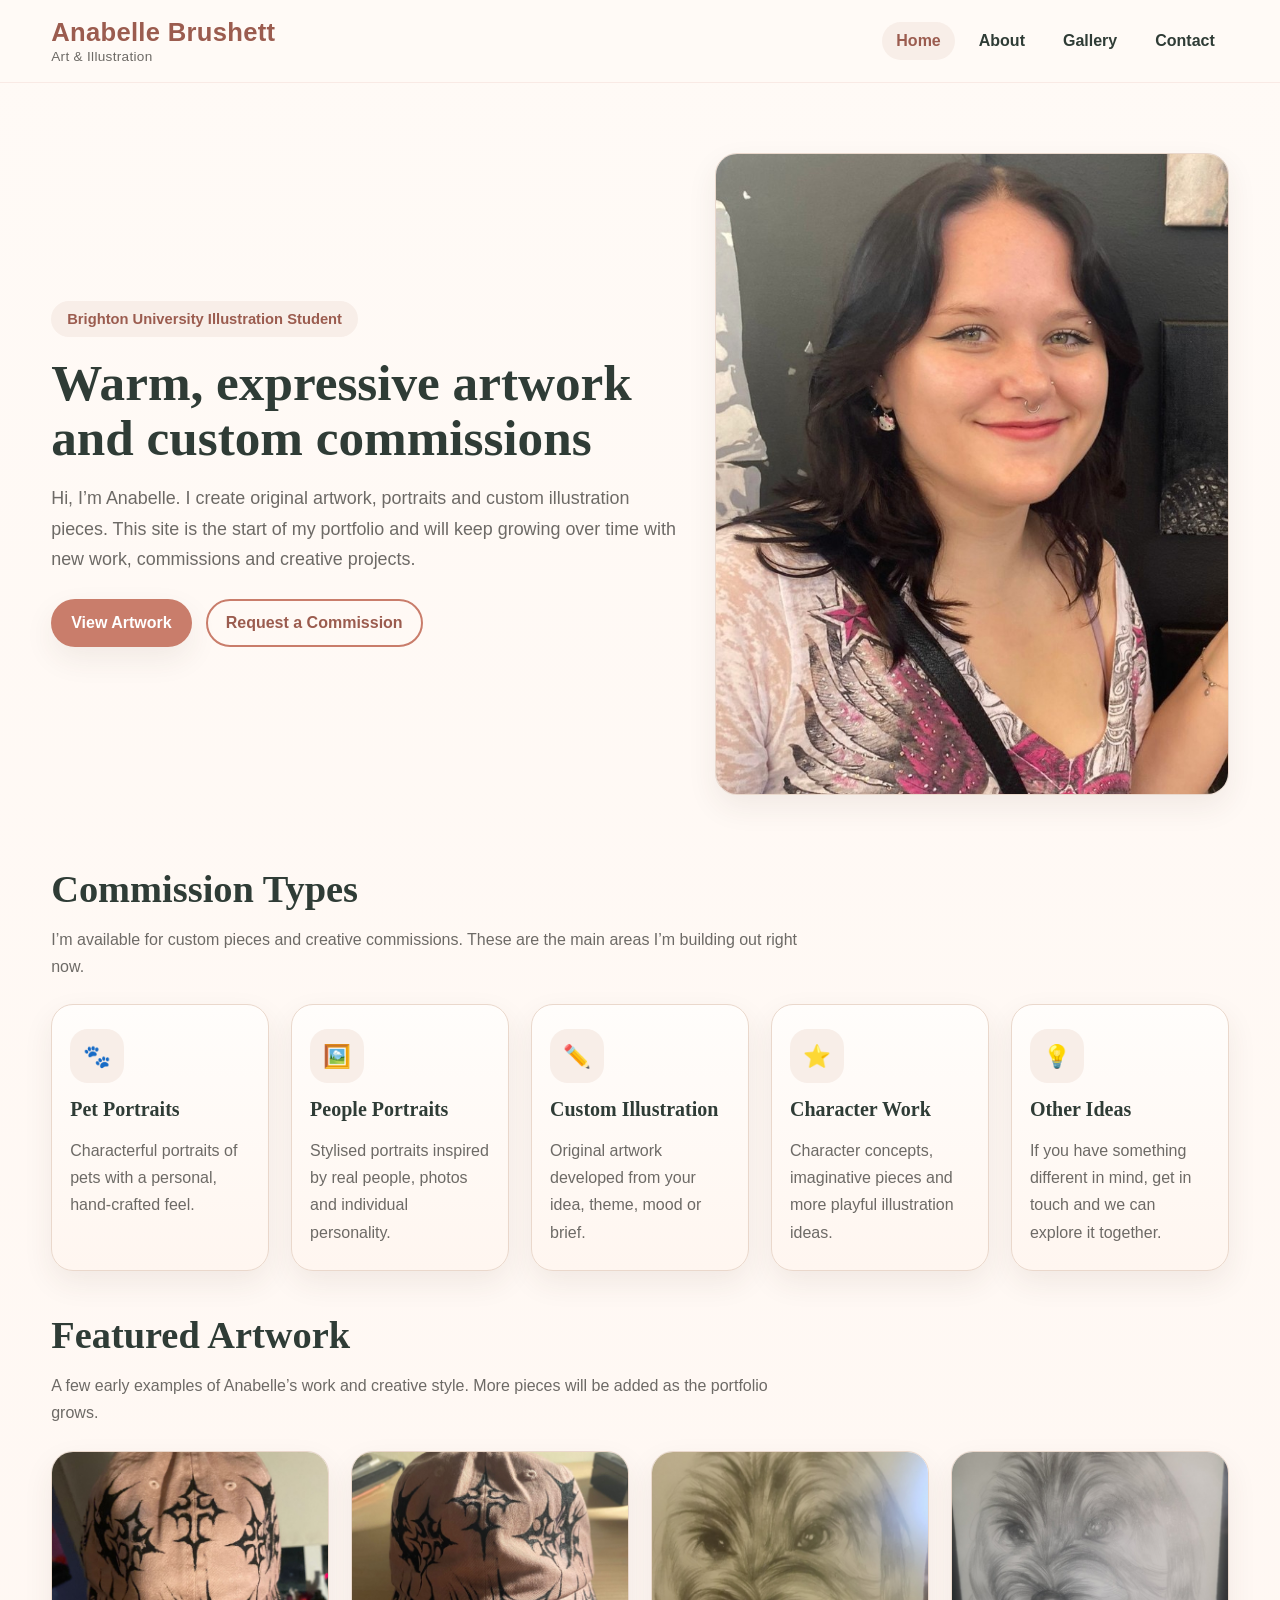
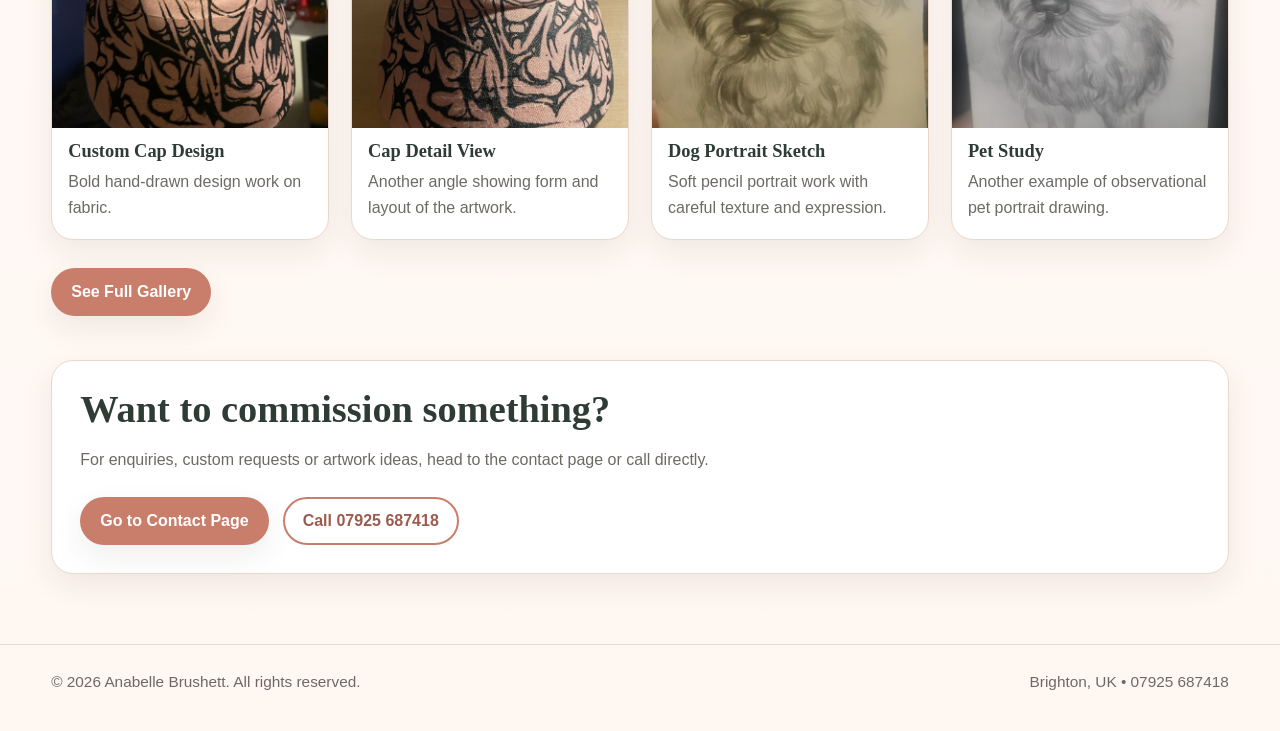
<file: index.html>
<!DOCTYPE html>
<html lang="en">
<head>
  <meta charset="UTF-8" />
  <meta name="viewport" content="width=device-width, initial-scale=1.0" />
  <title>Anabelle Brushett | Art & Illustration</title>
  <meta name="description" content="Art and illustration by Anabelle Brushett. Pet portraits, people portraits, custom illustrations and commissioned artwork." />
  <link rel="stylesheet" href="style.css" />
</head>
<body>
  <header class="site-header">
    <div class="container nav-wrap">
      <a class="brand" href="index.html">
        Anabelle Brushett
        <span>Art & Illustration</span>
      </a>

      <nav class="nav">
        <a class="active" href="index.html">Home</a>
        <a href="about.html">About</a>
        <a href="gallery.html">Gallery</a>
        <a href="contact.html">Contact</a>
      </nav>
    </div>
  </header>

  <main>
    <section class="hero">
      <div class="container hero-grid">
        <div>
          <div class="tag">Brighton University Illustration Student</div>
          <h1>Warm, expressive artwork and custom commissions</h1>
          <p class="lead">
            Hi, I’m Anabelle. I create original artwork, portraits and custom illustration pieces.
            This site is the start of my portfolio and will keep growing over time with new work,
            commissions and creative projects.
          </p>

          <div class="hero-actions">
            <a class="btn btn-primary" href="gallery.html">View Artwork</a>
            <a class="btn btn-secondary" href="contact.html">Request a Commission</a>
          </div>
        </div>

        <div class="hero-card">
          <img src="images/anabelle.jpg" alt="Photo of Anabelle Brushett" />
        </div>
      </div>
    </section>

    <section class="section">
      <div class="container">
        <h2>Commission Types</h2>
        <p class="section-intro">
          I’m available for custom pieces and creative commissions. These are the main areas I’m building out right now.
        </p>

        <div class="commission-grid">
          <article class="card">
            <div class="card-icon">🐾</div>
            <h3>Pet Portraits</h3>
            <p>Characterful portraits of pets with a personal, hand-crafted feel.</p>
          </article>

          <article class="card">
            <div class="card-icon">🖼️</div>
            <h3>People Portraits</h3>
            <p>Stylised portraits inspired by real people, photos and individual personality.</p>
          </article>

          <article class="card">
            <div class="card-icon">✏️</div>
            <h3>Custom Illustration</h3>
            <p>Original artwork developed from your idea, theme, mood or brief.</p>
          </article>

          <article class="card">
            <div class="card-icon">⭐</div>
            <h3>Character Work</h3>
            <p>Character concepts, imaginative pieces and more playful illustration ideas.</p>
          </article>

          <article class="card">
            <div class="card-icon">💡</div>
            <h3>Other Ideas</h3>
            <p>If you have something different in mind, get in touch and we can explore it together.</p>
          </article>
        </div>
      </div>
    </section>

    <section class="section">
      <div class="container">
        <h2>Featured Artwork</h2>
        <p class="section-intro">
          A few early examples of Anabelle’s work and creative style. More pieces will be added as the portfolio grows.
        </p>

        <div class="feature-grid">
          <article class="gallery-card">
            <img src="images/art-cap-1.jpg" alt="Custom illustrated cap design by Anabelle" />
            <div class="caption">
              <h3>Custom Cap Design</h3>
              <p>Bold hand-drawn design work on fabric.</p>
            </div>
          </article>

          <article class="gallery-card">
            <img src="images/art-cap-2.jpg" alt="Second view of custom illustrated cap design" />
            <div class="caption">
              <h3>Cap Detail View</h3>
              <p>Another angle showing form and layout of the artwork.</p>
            </div>
          </article>

          <article class="gallery-card">
            <img src="images/dog-sketch-1.jpg" alt="Dog portrait sketch by Anabelle" />
            <div class="caption">
              <h3>Dog Portrait Sketch</h3>
              <p>Soft pencil portrait work with careful texture and expression.</p>
            </div>
          </article>

          <article class="gallery-card">
            <img src="images/dog-sketch-2.jpg" alt="Second dog portrait sketch by Anabelle" />
            <div class="caption">
              <h3>Pet Study</h3>
              <p>Another example of observational pet portrait drawing.</p>
            </div>
          </article>
        </div>

        <div class="hero-actions" style="margin-top: 28px;">
          <a class="btn btn-primary" href="gallery.html">See Full Gallery</a>
        </div>
      </div>
    </section>

    <section class="section">
      <div class="container panel">
        <h2>Want to commission something?</h2>
        <p>
          For enquiries, custom requests or artwork ideas, head to the contact page or call directly.
        </p>
        <div class="hero-actions">
          <a class="btn btn-primary" href="contact.html">Go to Contact Page</a>
          <a class="btn btn-secondary" href="tel:+447925687418">Call 07925 687418</a>
        </div>
      </div>
    </section>
  </main>

  <footer class="footer">
    <div class="container footer-inner">
      <div class="small">© 2026 Anabelle Brushett. All rights reserved.</div>
      <div class="small">Brighton, UK • 07925 687418</div>
    </div>
  </footer>
</body>
</html>
</file>
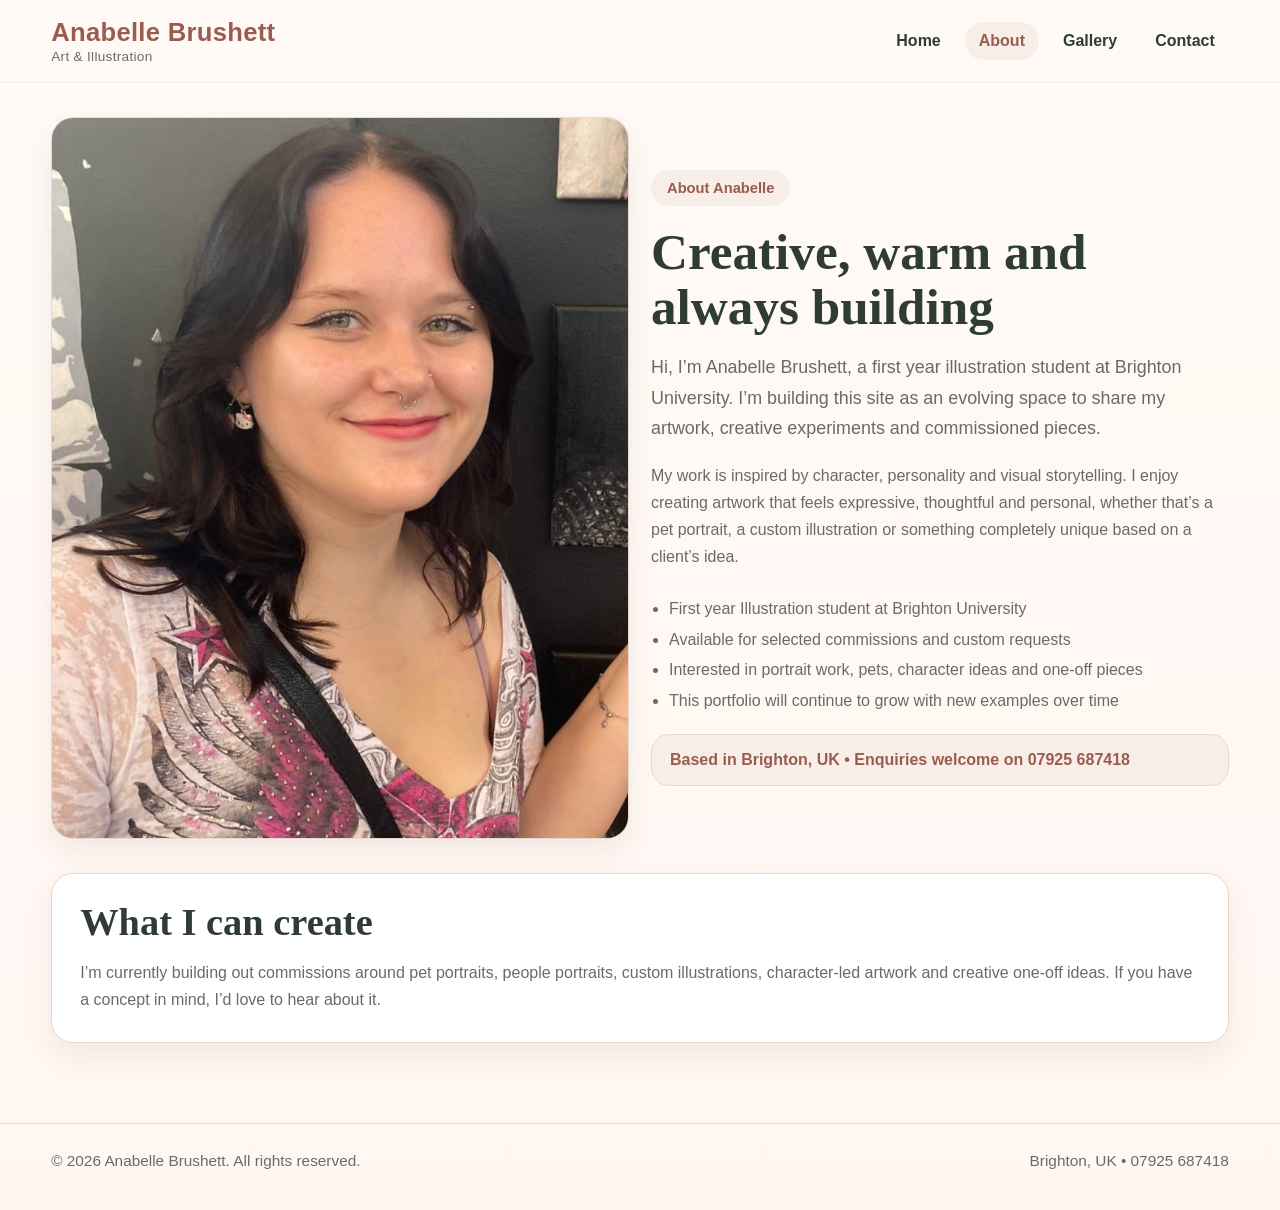
<file: about.html>
<!DOCTYPE html>
<html lang="en">
<head>
  <meta charset="UTF-8" />
  <meta name="viewport" content="width=device-width, initial-scale=1.0" />
  <title>About | Anabelle Brushett</title>
  <meta name="description" content="Learn more about Anabelle Brushett, a first year illustration student at Brighton University." />
  <link rel="stylesheet" href="style.css" />
</head>
<body>
  <header class="site-header">
    <div class="container nav-wrap">
      <a class="brand" href="index.html">
        Anabelle Brushett
        <span>Art & Illustration</span>
      </a>

      <nav class="nav">
        <a href="index.html">Home</a>
        <a class="active" href="about.html">About</a>
        <a href="gallery.html">Gallery</a>
        <a href="contact.html">Contact</a>
      </nav>
    </div>
  </header>

  <main class="section">
    <div class="container">
      <div class="info-grid">
        <div class="about-photo">
          <img src="images/anabelle.jpg" alt="Portrait photo of Anabelle Brushett" />
        </div>

        <div>
          <div class="tag">About Anabelle</div>
          <h1>Creative, warm and always building</h1>
          <p class="lead">
            Hi, I’m Anabelle Brushett, a first year illustration student at Brighton University.
            I’m building this site as an evolving space to share my artwork, creative experiments
            and commissioned pieces.
          </p>

          <p class="section-intro">
            My work is inspired by character, personality and visual storytelling. I enjoy creating
            artwork that feels expressive, thoughtful and personal, whether that’s a pet portrait,
            a custom illustration or something completely unique based on a client’s idea.
          </p>

          <ul class="list">
            <li>First year Illustration student at Brighton University</li>
            <li>Available for selected commissions and custom requests</li>
            <li>Interested in portrait work, pets, character ideas and one-off pieces</li>
            <li>This portfolio will continue to grow with new examples over time</li>
          </ul>

          <div class="highlight-box">
            Based in Brighton, UK • Enquiries welcome on 07925 687418
          </div>
        </div>
      </div>

      <section class="section">
        <div class="panel">
          <h2>What I can create</h2>
          <p>
            I’m currently building out commissions around pet portraits, people portraits,
            custom illustrations, character-led artwork and creative one-off ideas.
            If you have a concept in mind, I’d love to hear about it.
          </p>
        </div>
      </section>
    </div>
  </main>

  <footer class="footer">
    <div class="container footer-inner">
      <div class="small">© 2026 Anabelle Brushett. All rights reserved.</div>
      <div class="small">Brighton, UK • 07925 687418</div>
    </div>
  </footer>
</body>
</html>
</file>
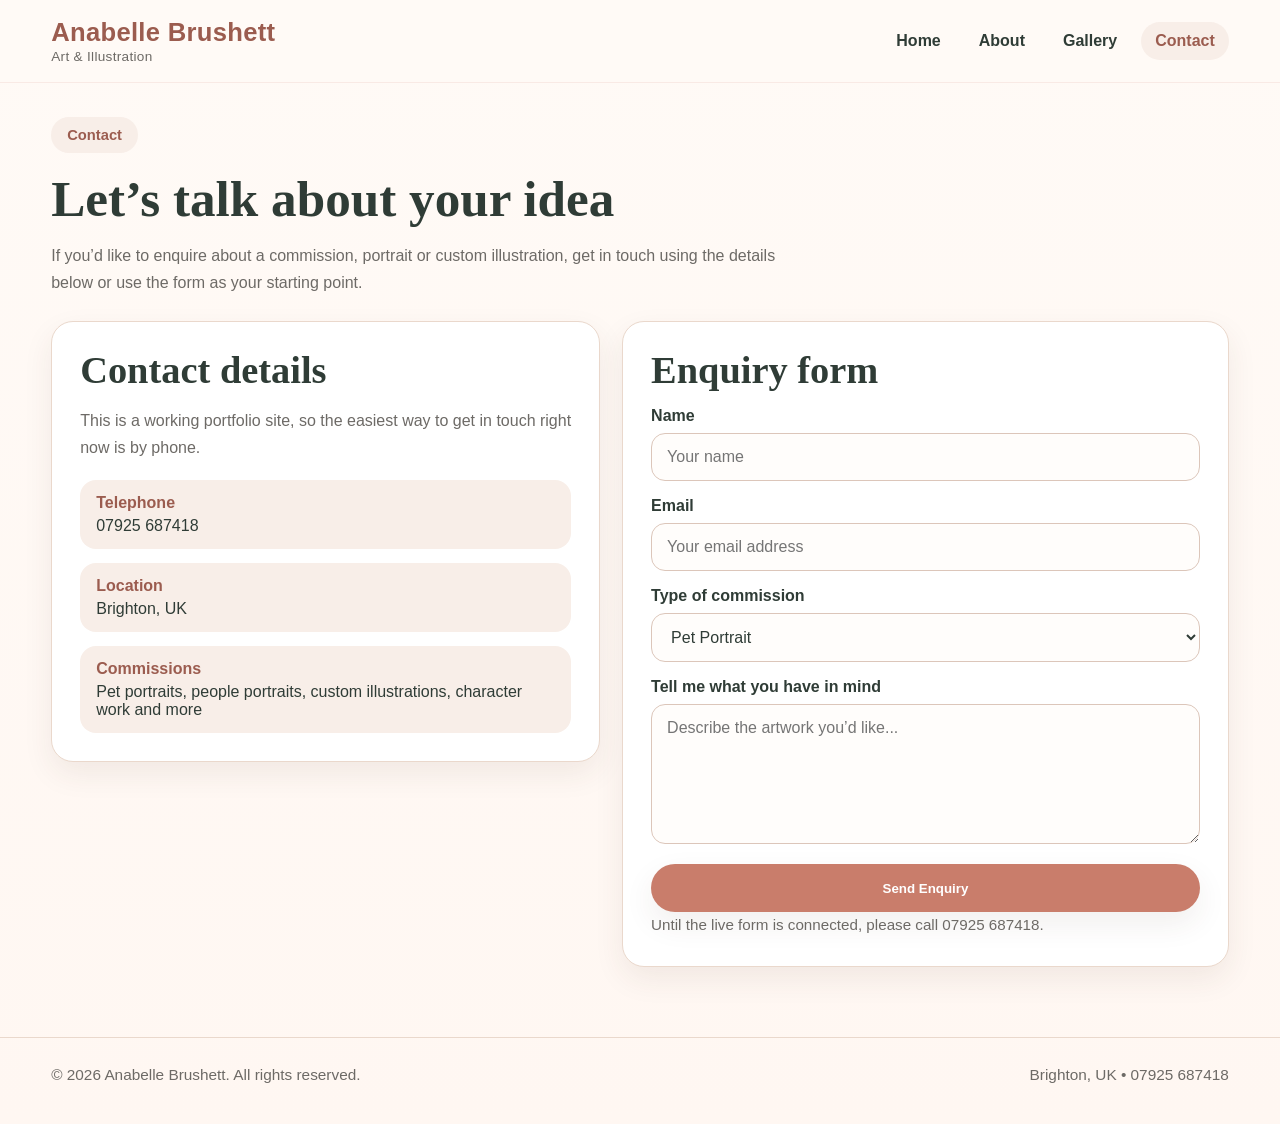
<file: contact.html>
<!DOCTYPE html>
<html lang="en">
<head>
  <meta charset="UTF-8" />
  <meta name="viewport" content="width=device-width, initial-scale=1.0" />
  <title>Contact | Anabelle Brushett</title>
  <meta name="description" content="Contact Anabelle Brushett for pet portraits, people portraits, custom artwork and illustration commissions." />
  <link rel="stylesheet" href="style.css" />
</head>
<body>
  <header class="site-header">
    <div class="container nav-wrap">
      <a class="brand" href="index.html">
        Anabelle Brushett
        <span>Art & Illustration</span>
      </a>

      <nav class="nav">
        <a href="index.html">Home</a>
        <a href="about.html">About</a>
        <a href="gallery.html">Gallery</a>
        <a class="active" href="contact.html">Contact</a>
      </nav>
    </div>
  </header>

  <main class="section">
    <div class="container">
      <div class="tag">Contact</div>
      <h1>Let’s talk about your idea</h1>
      <p class="section-intro">
        If you’d like to enquire about a commission, portrait or custom illustration,
        get in touch using the details below or use the form as your starting point.
      </p>

      <div class="contact-grid">
        <div class="contact-card">
          <h2>Contact details</h2>
          <p>
            This is a working portfolio site, so the easiest way to get in touch right now is by phone.
          </p>

          <div class="contact-list">
            <div class="contact-item">
              <strong>Telephone</strong>
              <a href="tel:+447925687418">07925 687418</a>
            </div>

            <div class="contact-item">
              <strong>Location</strong>
              Brighton, UK
            </div>

            <div class="contact-item">
              <strong>Commissions</strong>
              Pet portraits, people portraits, custom illustrations, character work and more
            </div>
          </div>
        </div>

        <div class="contact-card">
          <h2>Enquiry form</h2>

          <!--
            For GitHub Pages this form needs a form service to actually send messages.
            Later you can connect this to Formspree, Basin or another form handler.
            For now, this is ready visually and structurally.
          -->
          <form>
            <div>
              <label for="name">Name</label>
              <input type="text" id="name" name="name" placeholder="Your name" />
            </div>

            <div>
              <label for="email">Email</label>
              <input type="email" id="email" name="email" placeholder="Your email address" />
            </div>

            <div>
              <label for="type">Type of commission</label>
              <select id="type" name="type">
                <option>Pet Portrait</option>
                <option>People Portrait</option>
                <option>Custom Illustration</option>
                <option>Character Artwork</option>
                <option>Other</option>
              </select>
            </div>

            <div>
              <label for="message">Tell me what you have in mind</label>
              <textarea id="message" name="message" placeholder="Describe the artwork you’d like..."></textarea>
            </div>

            <button class="btn btn-primary" type="button">Send Enquiry</button>
          </form>

          <p class="form-note">
            Until the live form is connected, please call <a href="tel:+447925687418">07925 687418</a>.
          </p>
        </div>
      </div>
    </div>
  </main>

  <footer class="footer">
    <div class="container footer-inner">
      <div class="small">© 2026 Anabelle Brushett. All rights reserved.</div>
      <div class="small">Brighton, UK • 07925 687418</div>
    </div>
  </footer>
</body>
</html>
</file>
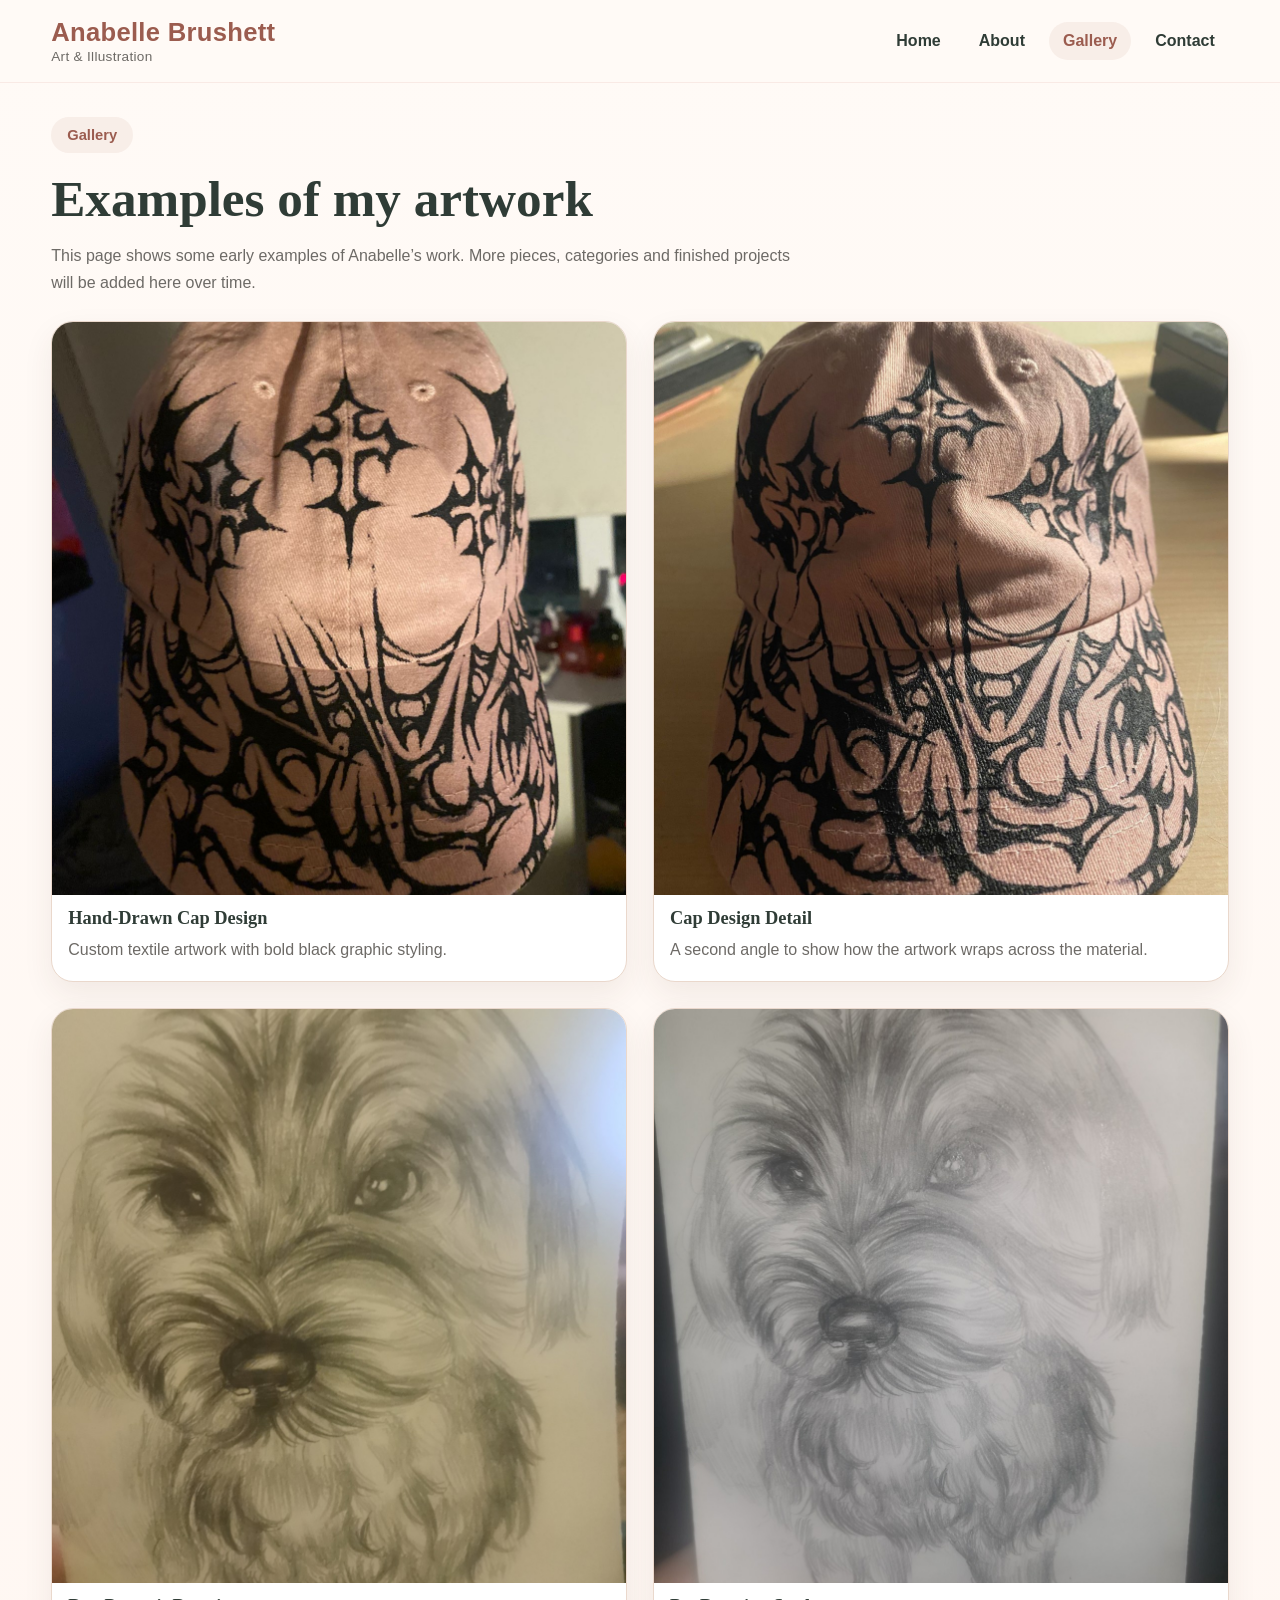
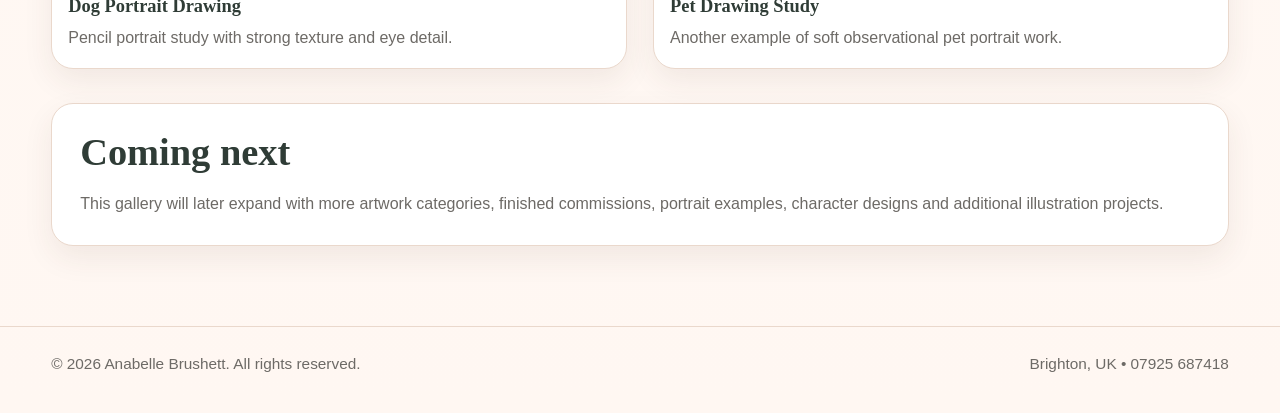
<file: gallery.html>
<!DOCTYPE html>
<html lang="en">
<head>
  <meta charset="UTF-8" />
  <meta name="viewport" content="width=device-width, initial-scale=1.0" />
  <title>Gallery | Anabelle Brushett</title>
  <meta name="description" content="View artwork by Anabelle Brushett including portrait work, pet drawings and custom design pieces." />
  <link rel="stylesheet" href="style.css" />
</head>
<body>
  <header class="site-header">
    <div class="container nav-wrap">
      <a class="brand" href="index.html">
        Anabelle Brushett
        <span>Art & Illustration</span>
      </a>

      <nav class="nav">
        <a href="index.html">Home</a>
        <a href="about.html">About</a>
        <a class="active" href="gallery.html">Gallery</a>
        <a href="contact.html">Contact</a>
      </nav>
    </div>
  </header>

  <main class="section">
    <div class="container">
      <div class="tag">Gallery</div>
      <h1>Examples of my artwork</h1>
      <p class="section-intro">
        This page shows some early examples of Anabelle’s work. More pieces, categories and finished projects will be added here over time.
      </p>

      <div class="gallery-page-grid">
        <article class="gallery-card">
          <img src="images/art-cap-1.jpg" alt="Illustrated cap artwork front view" />
          <div class="caption">
            <h3>Hand-Drawn Cap Design</h3>
            <p>Custom textile artwork with bold black graphic styling.</p>
          </div>
        </article>

        <article class="gallery-card">
          <img src="images/art-cap-2.jpg" alt="Illustrated cap artwork second view" />
          <div class="caption">
            <h3>Cap Design Detail</h3>
            <p>A second angle to show how the artwork wraps across the material.</p>
          </div>
        </article>

        <article class="gallery-card">
          <img src="images/dog-sketch-1.jpg" alt="Dog sketch portrait" />
          <div class="caption">
            <h3>Dog Portrait Drawing</h3>
            <p>Pencil portrait study with strong texture and eye detail.</p>
          </div>
        </article>

        <article class="gallery-card">
          <img src="images/dog-sketch-2.jpg" alt="Second dog sketch portrait" />
          <div class="caption">
            <h3>Pet Drawing Study</h3>
            <p>Another example of soft observational pet portrait work.</p>
          </div>
        </article>
      </div>

      <section class="section">
        <div class="panel">
          <h2>Coming next</h2>
          <p>
            This gallery will later expand with more artwork categories, finished commissions,
            portrait examples, character designs and additional illustration projects.
          </p>
        </div>
      </section>
    </div>
  </main>

  <footer class="footer">
    <div class="container footer-inner">
      <div class="small">© 2026 Anabelle Brushett. All rights reserved.</div>
      <div class="small">Brighton, UK • 07925 687418</div>
    </div>
  </footer>
</body>
</html>
</file>
<file: style.css>
:root {
  --bg: #fffaf6;
  --paper: #ffffff;
  --soft: #f8eee8;
  --soft-2: #f3e1d6;
  --accent: #c97d6b;
  --accent-dark: #9b5c4f;
  --ink: #2f3c36;
  --muted: #6d6a66;
  --line: #ead8cc;
  --shadow: 0 12px 30px rgba(74, 48, 37, 0.08);
  --radius: 22px;
  --max: 1180px;
}

* {
  box-sizing: border-box;
}

html {
  scroll-behavior: smooth;
}

body {
  margin: 0;
  font-family: Arial, Helvetica, sans-serif;
  background: linear-gradient(180deg, #fffaf6 0%, #fff7f2 100%);
  color: var(--ink);
}

img {
  max-width: 100%;
  display: block;
}

a {
  color: inherit;
  text-decoration: none;
}

.container {
  width: min(92%, var(--max));
  margin: 0 auto;
}

.site-header {
  position: sticky;
  top: 0;
  z-index: 20;
  background: rgba(255, 250, 246, 0.92);
  backdrop-filter: blur(10px);
  border-bottom: 1px solid rgba(201, 125, 107, 0.12);
}

.nav-wrap {
  display: flex;
  justify-content: space-between;
  align-items: center;
  padding: 18px 0;
  gap: 20px;
}

.brand {
  font-size: 1.6rem;
  font-weight: 700;
  letter-spacing: 0.3px;
  color: var(--accent-dark);
}

.brand span {
  display: block;
  font-size: 0.85rem;
  color: var(--muted);
  font-weight: 500;
  margin-top: 2px;
}

.nav {
  display: flex;
  gap: 10px;
  flex-wrap: wrap;
}

.nav a {
  padding: 10px 14px;
  border-radius: 999px;
  color: var(--ink);
  font-weight: 600;
}

.nav a.active,
.nav a:hover {
  background: var(--soft);
  color: var(--accent-dark);
}

.hero {
  padding: 70px 0 40px;
}

.hero-grid {
  display: grid;
  grid-template-columns: 1.1fr 0.9fr;
  gap: 36px;
  align-items: center;
}

.tag {
  display: inline-block;
  background: var(--soft);
  color: var(--accent-dark);
  padding: 10px 16px;
  border-radius: 999px;
  font-weight: 700;
  font-size: 0.92rem;
  margin-bottom: 18px;
}

h1,
h2,
h3 {
  font-family: Georgia, "Times New Roman", serif;
  line-height: 1.08;
  margin: 0 0 16px;
  color: var(--ink);
}

h1 {
  font-size: clamp(2.4rem, 4vw, 4.4rem);
}

h2 {
  font-size: clamp(2rem, 3vw, 3rem);
}

h3 {
  font-size: 1.25rem;
}

.lead {
  font-size: 1.12rem;
  line-height: 1.7;
  color: var(--muted);
  max-width: 700px;
}

.hero-actions {
  display: flex;
  gap: 14px;
  flex-wrap: wrap;
  margin-top: 24px;
}

.btn {
  display: inline-flex;
  align-items: center;
  justify-content: center;
  min-height: 48px;
  padding: 0 18px;
  border-radius: 999px;
  font-weight: 700;
  transition: 0.25s ease;
  border: 2px solid transparent;
}

.btn-primary {
  background: var(--accent);
  color: white;
  box-shadow: var(--shadow);
}

.btn-primary:hover {
  background: var(--accent-dark);
  transform: translateY(-1px);
}

.btn-secondary {
  background: transparent;
  border-color: var(--accent);
  color: var(--accent-dark);
}

.btn-secondary:hover {
  background: var(--soft);
}

.hero-card,
.panel,
.card,
.contact-card,
.gallery-card {
  background: var(--paper);
  border: 1px solid var(--line);
  border-radius: var(--radius);
  box-shadow: var(--shadow);
}

.hero-card {
  overflow: hidden;
}

.hero-card img {
  aspect-ratio: 4 / 5;
  object-fit: cover;
  width: 100%;
}

.section {
  padding: 34px 0 10px;
}

.section-intro {
  max-width: 760px;
  color: var(--muted);
  line-height: 1.7;
  margin-bottom: 24px;
}

.commission-grid,
.feature-grid,
.gallery-grid,
.info-grid,
.contact-grid {
  display: grid;
  gap: 22px;
}

.commission-grid {
  grid-template-columns: repeat(5, 1fr);
}

.card {
  padding: 24px 18px;
  background: linear-gradient(180deg, #fffdfb 0%, #fff6f0 100%);
}

.card-icon {
  width: 54px;
  height: 54px;
  display: grid;
  place-items: center;
  border-radius: 18px;
  background: var(--soft);
  font-size: 1.4rem;
  margin-bottom: 16px;
}

.card p,
.panel p,
.contact-card p {
  color: var(--muted);
  line-height: 1.7;
  margin: 0;
}

.feature-grid {
  grid-template-columns: repeat(4, 1fr);
}

.gallery-card {
  overflow: hidden;
}

.gallery-card img {
  width: 100%;
  aspect-ratio: 1 / 1;
  object-fit: cover;
}

.gallery-card .caption {
  padding: 14px 16px 18px;
}

.gallery-card .caption h3 {
  margin-bottom: 8px;
  font-size: 1.15rem;
}

.gallery-card .caption p {
  margin: 0;
  color: var(--muted);
  line-height: 1.6;
}

.panel {
  padding: 28px;
}

.info-grid {
  grid-template-columns: 1fr 1fr;
  align-items: center;
}

.about-photo {
  overflow: hidden;
  border-radius: var(--radius);
  border: 1px solid var(--line);
  box-shadow: var(--shadow);
}

.about-photo img {
  width: 100%;
  aspect-ratio: 4 / 5;
  object-fit: cover;
}

.list {
  margin: 18px 0 0;
  padding-left: 18px;
  color: var(--muted);
  line-height: 1.9;
}

.highlight-box {
  margin-top: 18px;
  background: var(--soft);
  border: 1px solid var(--line);
  padding: 16px 18px;
  border-radius: 18px;
  color: var(--accent-dark);
  font-weight: 700;
}

.gallery-page-grid {
  display: grid;
  gap: 26px;
  grid-template-columns: repeat(2, 1fr);
}

.contact-grid {
  grid-template-columns: 0.95fr 1.05fr;
  align-items: start;
}

.contact-card {
  padding: 28px;
}

.contact-list {
  display: grid;
  gap: 14px;
  margin-top: 18px;
}

.contact-item {
  padding: 14px 16px;
  background: var(--soft);
  border-radius: 16px;
}

.contact-item strong {
  display: block;
  margin-bottom: 5px;
  color: var(--accent-dark);
}

form {
  display: grid;
  gap: 16px;
}

label {
  font-weight: 700;
  margin-bottom: 8px;
  display: block;
}

input,
select,
textarea {
  width: 100%;
  border: 1px solid #dcc6ba;
  background: #fffdfb;
  border-radius: 14px;
  padding: 14px 15px;
  font: inherit;
  color: var(--ink);
}

textarea {
  min-height: 140px;
  resize: vertical;
}

.form-note {
  margin-top: 14px;
  font-size: 0.95rem;
  color: var(--muted);
}

.footer {
  margin-top: 60px;
  border-top: 1px solid var(--line);
  padding: 28px 0 40px;
  color: var(--muted);
}

.footer-inner {
  display: flex;
  justify-content: space-between;
  gap: 20px;
  flex-wrap: wrap;
}

.small {
  font-size: 0.96rem;
}

@media (max-width: 1024px) {
  .commission-grid {
    grid-template-columns: repeat(2, 1fr);
  }

  .feature-grid,
  .gallery-page-grid,
  .contact-grid,
  .info-grid {
    grid-template-columns: 1fr;
  }

  .hero-grid {
    grid-template-columns: 1fr;
  }
}

@media (max-width: 640px) {
  .nav-wrap {
    flex-direction: column;
    align-items: flex-start;
  }

  .nav {
    width: 100%;
  }

  .commission-grid,
  .feature-grid {
    grid-template-columns: 1fr;
  }

  h1 {
    font-size: 2.5rem;
  }

  .hero {
    padding-top: 40px;
  }
}
</file>
